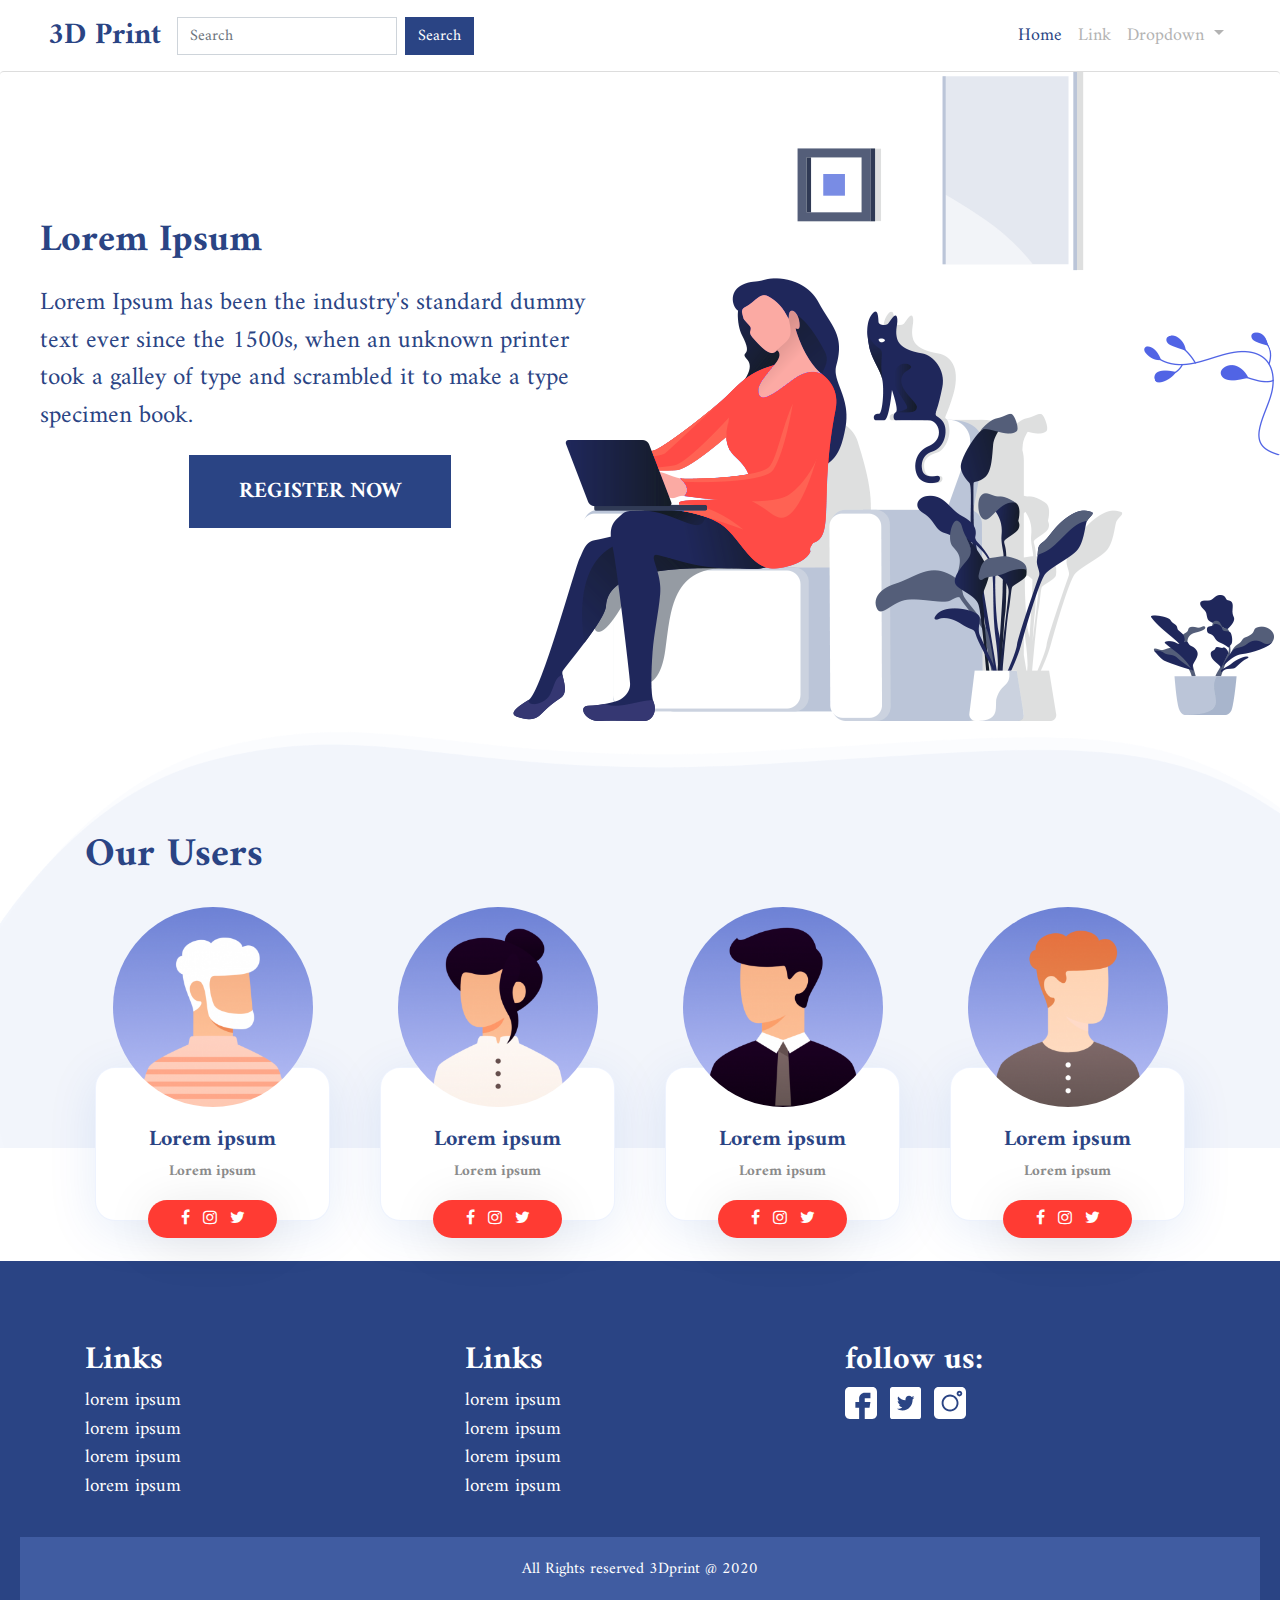
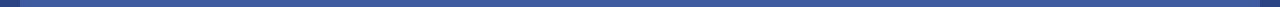
<file: page1.html>
<!DOCTYPE html>
<html dir="ltr">
    <head>
        <!-- Meta -->
        <meta charset="UTF-8">
        <meta name="description" content="">
        <meta name="keywords" content="HTML,CSS,JavaScript">
        <meta name="author" content="">
        <meta name="viewport" content="width=device-width, initial-scale=1.0">

        <!-- Website Title -->
        <title>3D Print</title>
        
        <!-- Bootstrap css files -->
        <link rel="stylesheet" href="css/bootstrap/bootstrap.min.css" />
        <link rel="stylesheet" href="https://stackpath.bootstrapcdn.com/font-awesome/4.7.0/css/font-awesome.min.css" />
        <!-- Swiper slider css files -->
        <link rel="stylesheet" href="css/swiper/swiper.min.css" />
        <!-- Fonts -->
        <link rel="stylesheet" href="fonts/amiri/amiri.css" />
        <!-- Main stylesheet -->
        <link rel="stylesheet" href="css/stylesheet.css" />
    </head>
    <body>

        <!-- Header -->
        <header>
            <nav class="navbar navbar-expand-lg navbar-light bg-light py-2 px-5">
                <a class="navbar-brand" href="#">3D Print</a>
                <button class="navbar-toggler" type="button" data-toggle="collapse" data-target="#navbarSupportedContent" aria-controls="navbarSupportedContent" aria-expanded="false" aria-label="Toggle navigation">
                    <span class="navbar-toggler-icon"></span>
                </button>
                
                <div class="collapse navbar-collapse" id="navbarSupportedContent">
                    <form class="form-inline my-2 my-lg-0">
                        <input class="form-control mr-sm-2" type="search" placeholder="Search" aria-label="Search">
                        <button class="btn btn-outline-success my-2 my-sm-0" type="submit">Search</button>
                    </form>
                    <ul class="navbar-nav ml-auto">
                        <li class="nav-item active">
                            <a class="nav-link" href="#">Home <span class="sr-only">(current)</span></a>
                        </li>
                        <li class="nav-item">
                            <a class="nav-link" href="#">Link</a>
                        </li>
                        <li class="nav-item dropdown">
                            <a class="nav-link dropdown-toggle" href="#" id="navbarDropdown" role="button" data-toggle="dropdown" aria-haspopup="true" aria-expanded="false">
                            Dropdown
                            </a>
                            <div class="dropdown-menu" aria-labelledby="navbarDropdown">
                            <a class="dropdown-item" href="#">Action</a>
                            <a class="dropdown-item" href="#">Another action</a>
                            <div class="dropdown-divider"></div>
                            <a class="dropdown-item" href="#">Something else here</a>
                            </div>
                        </li>
                    </ul>
                </div>
            </nav>
        </header>
        
        <div class="breadcrumb">
            <div class="content">
                <p class="title">Lorem Ipsum</p>
                <span class="caption">Lorem Ipsum has been the industry's standard dummy text ever since the 1500s, when an unknown printer took a galley of type and scrambled it to make a type specimen book.</span>
                <button type="button" data-toggle="modal" data-target="#exampleModal" class="btn btn-primary">REGISTER NOW</button>
                <div class="modal fade" id="exampleModal" tabindex="-1" role="dialog" aria-labelledby="exampleModalLabel" aria-hidden="true">
                    <div class="modal-dialog" role="document">
                        <div class="modal-content">
                            <div class="modal-body">
                                <div class="wizard card-like">
                                    <form action="#">
                                      <div class="wizard-header">
                                            <h1 class="text-center">
                                              <small>Provide us some details to get you started
                                              </small>
                                            </h1>
                                            <hr />
                                <div class="steps text-center">
                                    <div class="wizard-step active"></div>
                                    <div class="wizard-step"></div>
                                    <div class="wizard-step"></div>
                                  </div>
                            </div>
                            <div class="wizard-body">
                              <div class="step initial active">
                                <div class="row">
                                  <div class="col-sm-6">
                                    <div class="form-group">
                                      <label for="firstname">First Name:</label>
                                      <input type="text" class="form-control" id="firstname">
                                    </div>
                                  </div>
                                  <div class="col-sm-6">
                                    <div class="form-group">
                                      <label for="lastname">Last Name:</label>
                                      <input type="text" class="form-control" id="lastname">
                                    </div>
                                  </div>
                                </div>
                                <div class="row">
                                  <div class="col-sm-6">
                                    <div class="form-group">
                                      <label for="email">Email address:</label>
                                      <input type="email" class="form-control" id="email">
                                    </div>
                                  </div>
                                  <div class="col-sm-6">
                                    <div class="form-group">
                                      <label for="password">Password:</label>
                                      <input type="password" class="form-control" id="password">
                                    </div>
                                  </div>
                                </div>
                              </div>
                              <div class="step">
                                <div class="row">
                                  <div class="col-sm-6">
                                    <div class="form-group">
                                      <label for="firstname">First Name:</label>
                                      <input type="text" class="form-control" id="firstname">
                                    </div>
                                  </div>
                                  <div class="col-sm-6">
                                    <div class="form-group">
                                      <label for="lastname">Last Name:</label>
                                      <input type="text" class="form-control" id="lastname">
                                    </div>
                                  </div>
                                </div>
                                <div class="row">
                                  <div class="col-sm-6">
                                    <div class="form-group">
                                      <label for="email">Email address:</label>
                                      <input type="email" class="form-control" id="email">
                                    </div>
                                  </div>
                                  <div class="col-sm-6">
                                    <div class="form-group">
                                      <label for="repeatEmail">Repeat Email address:</label>
                                      <input type="email" class="form-control" id="repeatEmail">
                                    </div>
                                  </div>
                                </div>
                                <div class="row">
                                  <div class="col-sm-6">
                                    <div class="form-group">
                                      <label for="password">Password:</label>
                                      <input type="password" class="form-control" id="password">
                                    </div>
                                  </div>
                                  <div class="col-sm-6">
                                    <div class="form-group">
                                      <label for="repeatPassword">Repeat Password:</label>
                                      <input type="password" class="form-control" id="repeatPassword">
                                    </div>
                                  </div>
                                </div>
                                <div class="row">
                                  <div class="col-sm-6">
                                    <div class="form-group">
                                      <label for="password">Password:</label>
                                      <input type="password" class="form-control" id="password">
                                    </div>
                                  </div>
                                  <div class="col-sm-6">
                                    <div class="form-group">
                                      <label for="repeatPassword">Repeat Password:</label>
                                      <input type="password" class="form-control" id="repeatPassword">
                                    </div>
                                  </div>
                                </div>
                              </div>
                              <div class="step">
                                <div class="row">
                                  <div class="col-sm-6">
                                    <div class="form-group">
                                      <label for="firstname">First Name:</label>
                                      <input type="text" class="form-control" id="firstname">
                                    </div>
                                  </div>
                                  <div class="col-sm-6">
                                    <div class="form-group">
                                      <label for="lastname">Last Name:</label>
                                      <input type="text" class="form-control" id="lastname">
                                    </div>
                                  </div>
                                </div>
                                <div class="row">
                                  <div class="col-sm-6">
                                    <div class="form-group">
                                      <label for="email">Email address:</label>
                                      <input type="email" class="form-control" id="email">
                                    </div>
                                  </div>
                                  <div class="col-sm-6">
                                    <div class="form-group">
                                      <label for="repeatEmail">Repeat Email address:</label>
                                      <input type="email" class="form-control" id="repeatEmail">
                                    </div>
                                  </div>
                                </div>
                                <div class="row">
                                  <div class="col-sm-6">
                                    <div class="form-group">
                                      <label for="password">Password:</label>
                                      <input type="password" class="form-control" id="password">
                                    </div>
                                  </div>
                                  <div class="col-sm-6">
                                    <div class="form-group">
                                      <label for="repeatPassword">Repeat Password:</label>
                                      <input type="password" class="form-control" id="repeatPassword">
                                    </div>
                                  </div>
                                </div>
                                <div class="row">
                                  <div class="col-sm-6">
                                    <div class="form-group">
                                      <label for="password">Password:</label>
                                      <input type="password" class="form-control" id="password">
                                    </div>
                                  </div>
                                  <div class="col-sm-6">
                                    <div class="form-group">
                                      <label for="repeatPassword">Repeat Password:</label>
                                      <input type="password" class="form-control" id="repeatPassword">
                                    </div>
                                  </div>
                                </div>
                              </div>
                            </div>
                            <div class="wizard-footer">
                              <div class="row justify-content-between">
                                <div class="block-center">
                                  <button id="wizard-prev" style="display:none" type="button" class="btn btn-irv btn-irv-default">
                                    Previous
                                  </button>
                                </div>
                                <div>
                                  <button id="wizard-next" type="button" class="btn btn-irv">
                                    Next
                                  </button>
                                </div>
                                <div class="">
                                  <button id="wizard-subm" style="display:none" type="button" class="btn btn-irv">
                                    Submit
                                  </button>
                                </div>
                              </div>
                            </div>
                          </form>
                        </div>
                      </div>
                            </div>
                        </div>
                    </div>
                </div>
            </div>
        </div>

        <div class="top-users">
            <div class="container">
                <div class="title">
                    <h3>Our Users</h3>
                </div>
                <div class="row">
                    <div class="col-xl-3 col-lg-3 col-md-3 col-sm-3 col-12">
                        <div class="user">
                            <div class="image">
                                <img src="images/team-1-314x314.png" class="img-fluid" />
                            </div>
                            <div class="info">
                                <h4>Lorem ipsum</h4>
                                <span>Lorem ipsum</span>
                            </div>
                            <div class="socialmedia">
                                <ul class="list-inline">
                                    <li class="list-inline-item"><a href="#"><i class="fa fa-facebook-f"></i></a></li>
                                    <li class="list-inline-item"><a href="#"><i class="fa fa-instagram"></i></a></li>
                                    <li class="list-inline-item"><a href="#"><i class="fa fa-twitter"></i></a></li>
                                </ul>
                            </div>
                        </div>
                    </div>
                    <div class="col-xl-3 col-lg-3 col-md-3 col-sm-3 col-12">
                        <div class="user">
                            <div class="image">
                                <img src="images/team-2-314x314.png" class="img-fluid" />
                            </div>
                            <div class="info">
                                <h4>Lorem ipsum</h4>
                                <span>Lorem ipsum</span>
                            </div>
                            <div class="socialmedia">
                                <ul class="list-inline">
                                    <li class="list-inline-item"><a href="#"><i class="fa fa-facebook-f"></i></a></li>
                                    <li class="list-inline-item"><a href="#"><i class="fa fa-instagram"></i></a></li>
                                    <li class="list-inline-item"><a href="#"><i class="fa fa-twitter"></i></a></li>
                                </ul>
                            </div>
                        </div>
                    </div>
                    <div class="col-xl-3 col-lg-3 col-md-3 col-sm-3 col-12">
                        <div class="user">
                            <div class="image">
                                <img src="images/team-3-314x314.png" class="img-fluid" />
                            </div>
                            <div class="info">
                                <h4>Lorem ipsum</h4>
                                <span>Lorem ipsum</span>
                            </div>
                            <div class="socialmedia">
                                <ul class="list-inline">
                                    <li class="list-inline-item"><a href="#"><i class="fa fa-facebook-f"></i></a></li>
                                    <li class="list-inline-item"><a href="#"><i class="fa fa-instagram"></i></a></li>
                                    <li class="list-inline-item"><a href="#"><i class="fa fa-twitter"></i></a></li>
                                </ul>
                            </div>
                        </div>
                    </div>
                    <div class="col-xl-3 col-lg-3 col-md-3 col-sm-3 col-12">
                        <div class="user">
                            <div class="image">
                                <img src="images/team-4-314x314.png" class="img-fluid" />
                            </div>
                            <div class="info">
                                <h4>Lorem ipsum</h4>
                                <span>Lorem ipsum</span>
                            </div>
                            <div class="socialmedia">
                                <ul class="list-inline">
                                    <li class="list-inline-item"><a href="#"><i class="fa fa-facebook-f"></i></a></li>
                                    <li class="list-inline-item"><a href="#"><i class="fa fa-instagram"></i></a></li>
                                    <li class="list-inline-item"><a href="#"><i class="fa fa-twitter"></i></a></li>
                                </ul>
                            </div>
                        </div>
                    </div>
                </div>
            </div>
        </div>

        <footer>
            <div class="container">
                <div class="row">
                    <div class="col-xl-4 col-lg-4 col-md-4 col-sm-4 col-6">
                        <h3 class="footer-title">Links</h3>
                        <ul class="list-unstyled">
                            <li class="list-item"><a href="#">lorem ipsum</a></li>
                            <li class="list-item"><a href="#">lorem ipsum</a></li>
                            <li class="list-item"><a href="#">lorem ipsum</a></li>
                            <li class="list-item"><a href="#">lorem ipsum</a></li>
                        </ul>
                    </div>
                    <div class="col-xl-4 col-lg-4 col-md-4 col-sm-4 col-6">
                        <h3 class="footer-title">Links</h3>
                        <ul class="list-unstyled">
                            <li class="list-item"><a href="#">lorem ipsum</a></li>
                            <li class="list-item"><a href="#">lorem ipsum</a></li>
                            <li class="list-item"><a href="#">lorem ipsum</a></li>
                            <li class="list-item"><a href="#">lorem ipsum</a></li>
                        </ul>
                    </div>
                    <div class="col-xl-4 col-lg-4 col-md-4 col-sm-4 col-6">
                        <h3 class="footer-title">follow us:</h3>
                        <ul class="list-inline social">
                            <li class="list-inline-item"><a href="#"><img src="images/facebook.svg" class="img-fluid"></a></li>
                            <li class="list-inline-item"><a href="#"><img src="images/twitter.svg" class="img-fluid"></a></li>
                            <li class="list-inline-item"><a href="#"><img src="images/instagram.svg" class="img-fluid"></a></li>
                        </ul>
                    </div>
                </div>
            </div>
            <div class="text-center bottom">
                <p>All Rights reserved 3Dprint @ 2020</p>
            </div>
        </footer>



        <!-- Js files -->
        <script src="js/jquery/jquery-3.4.1.slim.min.js"></script>
        <script src="js/bootstap/popper.min.js"></script>
        <script src="js/bootstap/bootstrap.min.js"></script>
        <script src="js/swiper/swiper.min.js"></script>
        <script src="js/plugins.js"></script>
    </body>
</html>
</file>
<file: fonts/amiri/amiri.css>
@font-face {
    font-family: 'Amiri';
    src: url('Amiri-BoldSlanted.woff2') format('woff2'),
        url('Amiri-BoldSlanted.woff') format('woff');
    font-weight: bold;
    font-style: italic;
}

@font-face {
    font-family: 'Amiri';
    src: url('Amiri-Bold.woff2') format('woff2'),
        url('Amiri-Bold.woff') format('woff');
    font-weight: bold;
    font-style: normal;
}

@font-face {
    font-family: 'Amiri';
    src: url('Amiri-Regular.woff2') format('woff2'),
        url('Amiri-Regular.woff') format('woff');
    font-weight: normal;
    font-style: normal;
}

@font-face {
    font-family: 'Amiri';
    src: url('Amiri-Regular.woff2') format('woff2'),
        url('Amiri-Regular.woff') format('woff');
    font-weight: normal;
    font-style: normal;
}

@font-face {
    font-family: 'Amiri';
    src: url('Amiri-Bold.woff2') format('woff2'),
        url('Amiri-Bold.woff') format('woff');
    font-weight: bold;
    font-style: normal;
}

@font-face {
    font-family: 'Amiri';
    src: url('Amiri-Bold.woff2') format('woff2'),
        url('Amiri-Bold.woff') format('woff');
    font-weight: bold;
    font-style: normal;
}

@font-face {
    font-family: 'Amiri';
    src: url('Amiri-BoldSlanted.woff2') format('woff2'),
        url('Amiri-BoldSlanted.woff') format('woff');
    font-weight: bold;
    font-style: italic;
}

@font-face {
    font-family: 'Amiri';
    src: url('Amiri-Slanted.woff2') format('woff2'),
        url('Amiri-Slanted.woff') format('woff');
    font-weight: normal;
    font-style: italic;
}

@font-face {
    font-family: 'Amiri';
    src: url('Amiri-Slanted.woff2') format('woff2'),
        url('Amiri-Slanted.woff') format('woff');
    font-weight: normal;
    font-style: italic;
}

@font-face {
    font-family: 'Amiri';
    src: url('Amiri-Regular.woff2') format('woff2'),
        url('Amiri-Regular.woff') format('woff');
    font-weight: normal;
    font-style: normal;
}
</file>
<file: css/stylesheet.css>
/*basics*/
body {
    font-family:'Amiri';
    font-weight:600;
}
.title h3 {
    font-size:40px;
    font-weight:bold;
    color:#2a4484;
}
/*header*/
header nav.bg-light {
    background:#fff !important;
}
.navbar-light .navbar-brand {
    color:#2a4484;
    font-size:30px;
}
header .form-inline .form-control {
    width:220px;
    border-radius:0
}
.navbar-light .navbar-nav .nav-link {
    color:#b3b3b3;
    font-weight:300;
    font-size:18px;
}
.navbar-light .navbar-nav .active>.nav-link, .navbar-light .navbar-nav .nav-link.active, .navbar-light .navbar-nav .nav-link.show, .navbar-light .navbar-nav .show>.nav-link {
    color:#2a4484;    
}
.form-inline .btn {
    background:#2a4484;
    border-radius:0;
    border:1px solid #2a4484;
    color:#fff;
}
/*main-slider*/
.swiper-slide {
    backface-visibility: hidden;
    -webkit-backface-visibility: hidden;
}
*, *:before, *:after {
    box-sizing: border-box;
    margin: 0;
    padding: 0;
}
.swiper-container {
    width: 100%;
    height: 100vh;
    /* float: left; */
    transition: opacity 0.6s ease, transform 0.3s ease;
}
.swiper-container .swiper-button-prev, .swiper-container .swiper-button-next {
    display: none;
}
.swiper-container.loading {
    opacity: 0;
    visibility: hidden;
}
.swiper-slide {
    overflow: hidden;
}
.swiper-slide .slide-bgimg {
    position: absolute;
    top: 0;
    left: 0;
    width: 100%;
    height: 100%;
    background-position: center;
    background-size: cover;
}
.swiper-slide .slide-bgimg:after {
    position:absolute;
    content:"";
    width:100%;
    height:100%;
    background: rgba(64, 92, 161,0.4);
    top:0;
    right:0;
    left:0;
    margin:auto;
}
.swiper-slide .entity-img {
    display: none;
}
.swiper-slide .content {
    position: absolute;
    top: 40%;
    left: 0;
    width: 50%;
    padding-left: 5%;
    color: #fff;
    z-index:99999;
}
.swiper-slide .content .title {
    font-size: 57px;
    font-weight: bold;
    margin-bottom: 30px;
}
.swiper-slide .content .caption {
    display: block;
    font-size: 16px;
    line-height: 1.4;
    transform: translateX(50px);
    opacity: 0;
    transition: opacity 0.3s ease, transform 0.7s ease;
}
.swiper-slide .content .caption.show {
    transform: translateX(0);
    opacity: 1;
}
.swiper-pagination-bullet-active {
    background:#2a4484
}
/*about*/
.about {
    padding:80px 0 !important;
    background:#2a4484;
    color:#fff;
    text-align:center;
    position: relative;
}
.about:after {
    content:"";
    background:url(../images/network.png) no-repeat left -550px top 10% ;
    opacity:0.3;
    width:50%;
    height:100%;
    position:absolute;
    top:0;
    left:0;
}
.about .title h3 {
    color:#fff
}
.about .content p {
    font-weight:100;
    font-size:19px;
    line-height:35px;
}
/*categories */
.categories .col-xl-3:last-of-type .item {
    border:none;
}
.categories .item {
    border-right:1px solid #ddd
}
.categories .item .image {
    position:relative;
    background:#2a4484;
    text-align:center;
    color:#fff;
    margin: 25px auto;
    box-shadow:0 10px 20px rgba(0,0,0,0.2);
    transition:all 0.8s;
    border-radius:50%;
    width:100px;
    height:100px;
    line-height:100px;
}
.categories .item:hover .image {
    background:#fff;
}
.categories .item img {
    width:50%;
}
.categories .item img.blue {
    display:none;
    position:absolute;
    top: 25%;
    right:0;
    left:0;
    margin:auto;
    transition:all 0.8s;
}
.categories .item:hover img.blue {
    display:block;
}
.categories .item .caption h4 {
    font-size:19px;
    text-align:center;
    margin-top: 26px;
    color:#2a4484;
    font-weight:900;
    transition:all 0.8s;
}
.categories .item:hover .caption h4 {
    color:#2a4484;
}
/*banner*/
.banner {
    background:url(../images/footer-bg.png) no-repeat;
    background-size:100%;
    padding:90px 0 50px
}
.banner .text h3 {
    color:#2a4484;;
    font-size:38px;
    font-weight:bold;
}
.banner .text p {
    font-size:22px;
    font-weight:100;
    color:#8a8888;
}
/*contact*/
.contact {
    background-size:100%;
    padding:80px 0;
    position:relative;
}
.contact:after {
    position:absolute;
    width: 500px;
    height:300px;
    background: url(../images/blue-network.png) bottom 50% center no-repeat;
    bottom:0;
    left:0;
    content:"";
    background-size: 181%;
    opacity: 0.3;
}
.contact .title {
    text-align:center;
    position:relative;
}
.contact .title:after {
    position:absolute;
    content:"";
    width:30px;
    height:4px;
    background:#2a4484;
    bottom:-10px;
    right:0;
    margin:auto;
    left:0;  
}
.contact .container {
    position:relative;
    z-index:2;
    width:60%;
}
.contact .form-control {
    margin:30px 0;
    padding: 10px 20px;
    border-radius:0;
    border:none;
    border-bottom: 1px solid #ddd;
    height: 50px;
}
.contact textarea.form-control {
    height:170px
}
.contact .btn {
    background:#2a4484;
    border-radius:0;
    padding:10px 30px;
    border-color:#2a4484;
}
/*footer*/
footer {
    background:#2a4484;
    padding:80px 0 0;
    color:#fff;
}
footer .footer-title {
    font-size:32px;
    font-weight:bold;
}
footer li a {
    font-weight:100;
    font-size:19px;
    color:#fff;
}
footer .social li {
    width: 9%;
}
footer .bottom {
    background:#405ca1;
    padding:20px 0 10px;
    font-weight:100;
    margin:20px 20px 0
}
/**/
.breadcrumb {
    background: url(../images/slide-img-.png) no-repeat top right;
    min-height: 660px;
    border-top: 1px solid #ddd;
    padding: 0;
    margin: 0;
}
.breadcrumb .content {
    padding: 140px 40px;
    color:#2a4484;
    width:50%;
}
.breadcrumb .content p {
    font-size:38px;
}
.breadcrumb .content span {
    font-size:25px;
    font-weight:100;
    display: block;
}
.breadcrumb .content .btn {
    background:#2a4484;
    border-radius:0;
    border:0;
    font-weight:bold;
    padding:20px 50px;
    font-size:22px;
    margin:20px auto;
    display:block;
    position:relative;
    overflow:hidden;
    transition:all 0.8s;
    z-index:1;
}
.breadcrumb .content .btn:after {
    position:absolute;
    content:"";
    width:0;
    height:100%;
    top:0;
    left:0;
    background:#1f275b;
    transition:all 0.8s;
    z-index:-1;
}
.breadcrumb .content .btn:hover:after {
    width:100%;
}
.top-users {
    background:url(../images/footer-bg.png) no-repeat top;
    background-size:100%;
    padding:100px 0 0
}
.top-users .user {
    text-align:center;
    z-index:999999;
    margin:20px 10px 40px;
    position: relative;
}
.top-users .user .image {
    border-radius:50%;
    overflow:hidden;
    width:200px;
    height:200px;
    margin:auto;    
}
.top-users .user .info {
    box-shadow: 0 10px 50px rgba(4,75,194,0.1);
    border: 1px solid rgba(88,136,247,0.1);
    padding: 59px 40px 36px;
    border-radius: 20px;
    margin-top: -40px;
    text-align: center;
    transition: all .2s ease-in-out;
    background:#fff;
}
.top-users .user .info h4 {
    /* padding:30px 0; */
    color:#2a4484;
    font-weight:bold;
    font-size:22px;
}
.top-users .user .info span {
    font-size:15px;
    color:#8c8c8c;
    display:block;
}
.top-users .user .socialmedia {
    display: inline-block;
    position: absolute;
    bottom: -17px;
    right: 0;
    background: #ff3b33;
    padding: 7px 28px 7px;
    border-radius: 20px;
    box-shadow: 0 6px 50px rgba(0,0,0,0.1);
    left: 0;
    transition: all .45s ease-in-out;
    margin: auto;
    width: 55%;
}
.top-users .user .socialmedia ul {
    margin:0;
}
.top-users .user .socialmedia li i {
    color:#fff;
}
.modal-dialog {
    width:80%;
    max-width: initial;
}
.card-like {
    margin-top: auto;
    color: white;
    padding: 30px;
    box-shadow: 0 14px 28px rgba(0, 0, 0, 0.25), 0 10px 10px rgba(0, 0, 0, 0.22);
}
.btn-irv {
    width: 100%;
    background: #038dab;
    color: #fff !important;
    font-weight: bold;
    padding: 8px 32px !important;
    transition: all 0.3s;
}
.btn-irv:hover {
    background: #02738d;
    box-shadow: 0 3px 6px rgba(0, 0, 0, 0.16), 0 3px 6px rgba(0, 0, 0, 0.23);
}
.btn-irv-default {
    font-weight: bold;
    background: #bbb;
    color: #fff !important;
}
.btn-irv-default:hover {
    background: #aaa;
}
.wizard {
    overflow: hidden;
}
.wizard .wizard-header {
    margin-bottom: 30px;
}
.wizard .wizard-header h1 {
    margin-top: 0;
    margin-bottom: 20px;
}
.wizard .wizard-header h1 small {
    color: #948787;
    font-size: 24px;
}
.wizard .wizard-header hr {
    border-color: #ff3b33;
    border-top-width: 2px;
}
.wizard .wizard-header .steps {
    height: 15px;
}
.wizard .wizard-header .steps .wizard-step {
    background: #ff3b33;
    width: 15px;
    height: 15px;
    display: inline-block;
    margin: 0 10px;
    opacity: 0.2;
    border-radius: 50%;
    transition: all 0.8s;
}
.wizard .wizard-header .steps .wizard-step.active {
    opacity: 1;
}
.wizard .wizard-body {
    position: relative;
    transition: all 0.3s cubic-bezier(0.68, -0.3, 0.37, 0.6);
    min-height: 170px;
}
.wizard .wizard-body .step {
    transition: all 0.3s ease-in-out;
    position: absolute;
    width: 100%;
    top: 0;
    right: -100%;
    opacity: 0;
}
label {
    color:#2a4484;
}
.wizard .wizard-body .step.initial {
    position: relative;
}
.wizard .wizard-body .step.off {
    opacity: 0 !important;
    right: 100% !important;
}
.wizard .wizard-body .step.active {
    right: 0;
    margin-left: 0;
    margin-top: 0;
    opacity: 1;
    transition: all 0.4s linear;
    transition-delay: 0.1s;
}
.wizard .wizard-footer {
    margin-top: 30px;
}

@media(max-width:768px) {
    .breadcrumb {
        background-size:contain;
    }
    .breadcrumb .content {
        padding:300px 15px 0;
        width:100%;
    }
    .breadcrumb .content p {
        font-size:30px;
    }
    .breadcrumb .content span {
        font-size:20px
    }
    .breadcrumb .content .btn {
        font-size:18px;
        padding:15px
    }
    .contact:after {
        display:none;
    }
    .contact .container {
        width:80%;
    }
    .banner .text h3 {
        font-size:28px
    }
    .categories .item .caption h4 {
        font-size:18px
    }
    .about .content p {
        font-size:18px;
        text-align:justify;
    }
    .swiper-slide .content {
        width:100%;
    }
    .swiper-slide .content .title {
        font-size:37px;
        margin-bottom: 10px;
    }
}
</file>
